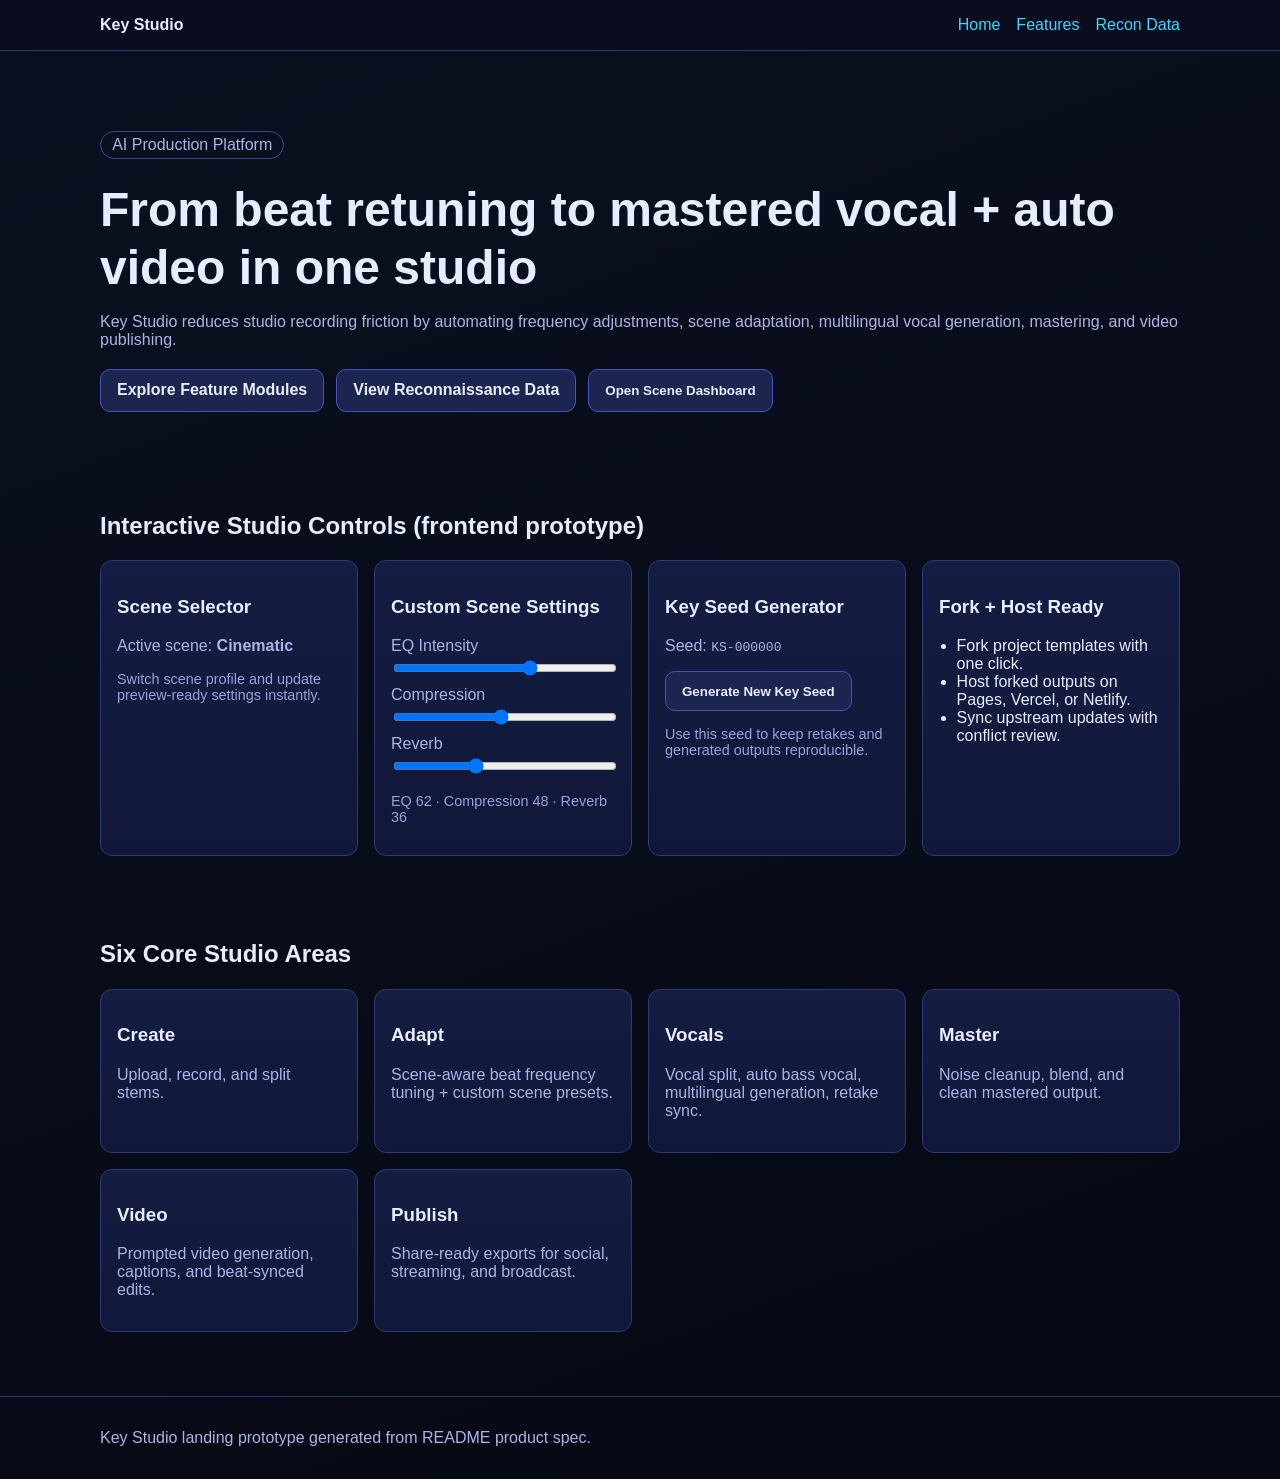
<file: web/index.html>
<!doctype html>
<html lang="en">
  <head>
    <meta charset="UTF-8" />
    <meta name="viewport" content="width=device-width, initial-scale=1.0" />
    <title>Key Studio | AI Music + Video Production</title>
    <link rel="stylesheet" href="./styles.css" />
  </head>
  <body>
    <header>
      <div class="container nav">
        <strong>Key Studio</strong>
        <nav class="nav-links">
          <a href="./index.html">Home</a>
          <a href="./features.html">Features</a>
          <a href="./recon-data.html">Recon Data</a>
        </nav>
      </div>
    </header>

    <main class="container">
      <section class="hero">
        <span class="tag">AI Production Platform</span>
        <h1>From beat retuning to mastered vocal + auto video in one studio</h1>
        <p>
          Key Studio reduces studio recording friction by automating frequency adjustments,
          scene adaptation, multilingual vocal generation, mastering, and video publishing.
        </p>
        <div class="cta-group">
          <a class="btn" href="./features.html">Explore Feature Modules</a>
          <a class="btn" href="./recon-data.html">View Reconnaissance Data</a>
          <button class="btn" id="openSceneDashboard" type="button">Open Scene Dashboard</button>
        </div>
      </section>

      <section>
        <h2>Interactive Studio Controls (frontend prototype)</h2>
        <div class="grid">
          <article class="card">
            <h3>Scene Selector</h3>
            <p>Active scene: <strong id="activeScene">Cinematic</strong></p>
            <p class="small">Switch scene profile and update preview-ready settings instantly.</p>
          </article>
          <article class="card">
            <h3>Custom Scene Settings</h3>
            <label>EQ Intensity <input id="eqIntensity" type="range" min="0" max="100" value="62" /></label>
            <label>Compression <input id="compression" type="range" min="0" max="100" value="48" /></label>
            <label>Reverb <input id="reverb" type="range" min="0" max="100" value="36" /></label>
            <p class="small" id="settingsSummary">EQ 62 · Compression 48 · Reverb 36</p>
          </article>
          <article class="card">
            <h3>Key Seed Generator</h3>
            <p>Seed: <code id="seedValue">KS-000000</code></p>
            <button class="btn" id="generateSeed" type="button">Generate New Key Seed</button>
            <p class="small">Use this seed to keep retakes and generated outputs reproducible.</p>
          </article>
          <article class="card">
            <h3>Fork + Host Ready</h3>
            <ul>
              <li>Fork project templates with one click.</li>
              <li>Host forked outputs on Pages, Vercel, or Netlify.</li>
              <li>Sync upstream updates with conflict review.</li>
            </ul>
          </article>
        </div>
      </section>

      <section>
        <h2>Six Core Studio Areas</h2>
        <div class="grid">
          <article class="card"><h3>Create</h3><p>Upload, record, and split stems.</p></article>
          <article class="card"><h3>Adapt</h3><p>Scene-aware beat frequency tuning + custom scene presets.</p></article>
          <article class="card"><h3>Vocals</h3><p>Vocal split, auto bass vocal, multilingual generation, retake sync.</p></article>
          <article class="card"><h3>Master</h3><p>Noise cleanup, blend, and clean mastered output.</p></article>
          <article class="card"><h3>Video</h3><p>Prompted video generation, captions, and beat-synced edits.</p></article>
          <article class="card"><h3>Publish</h3><p>Share-ready exports for social, streaming, and broadcast.</p></article>
        </div>
      </section>
    </main>

    <div class="modal" id="sceneModal" aria-hidden="true">
      <div class="modal-panel">
        <h3>Scene Dashboard</h3>
        <p class="small">Choose a scene profile for instant adaptation.</p>
        <div class="scene-buttons">
          <button class="btn scene-btn" data-scene="Cinematic" type="button">Cinematic</button>
          <button class="btn scene-btn" data-scene="Club" type="button">Club</button>
          <button class="btn scene-btn" data-scene="Lo-Fi" type="button">Lo-Fi</button>
          <button class="btn scene-btn" data-scene="Kids" type="button">Kids</button>
          <button class="btn scene-btn" data-scene="Custom" type="button">Custom</button>
        </div>
        <div class="cta-group">
          <button class="btn" id="closeSceneDashboard" type="button">Close</button>
        </div>
      </div>
    </div>

    <footer>
      <div class="container">Key Studio landing prototype generated from README product spec.</div>
    </footer>

    <script src="./app.js"></script>
  </body>
</html>
</file>
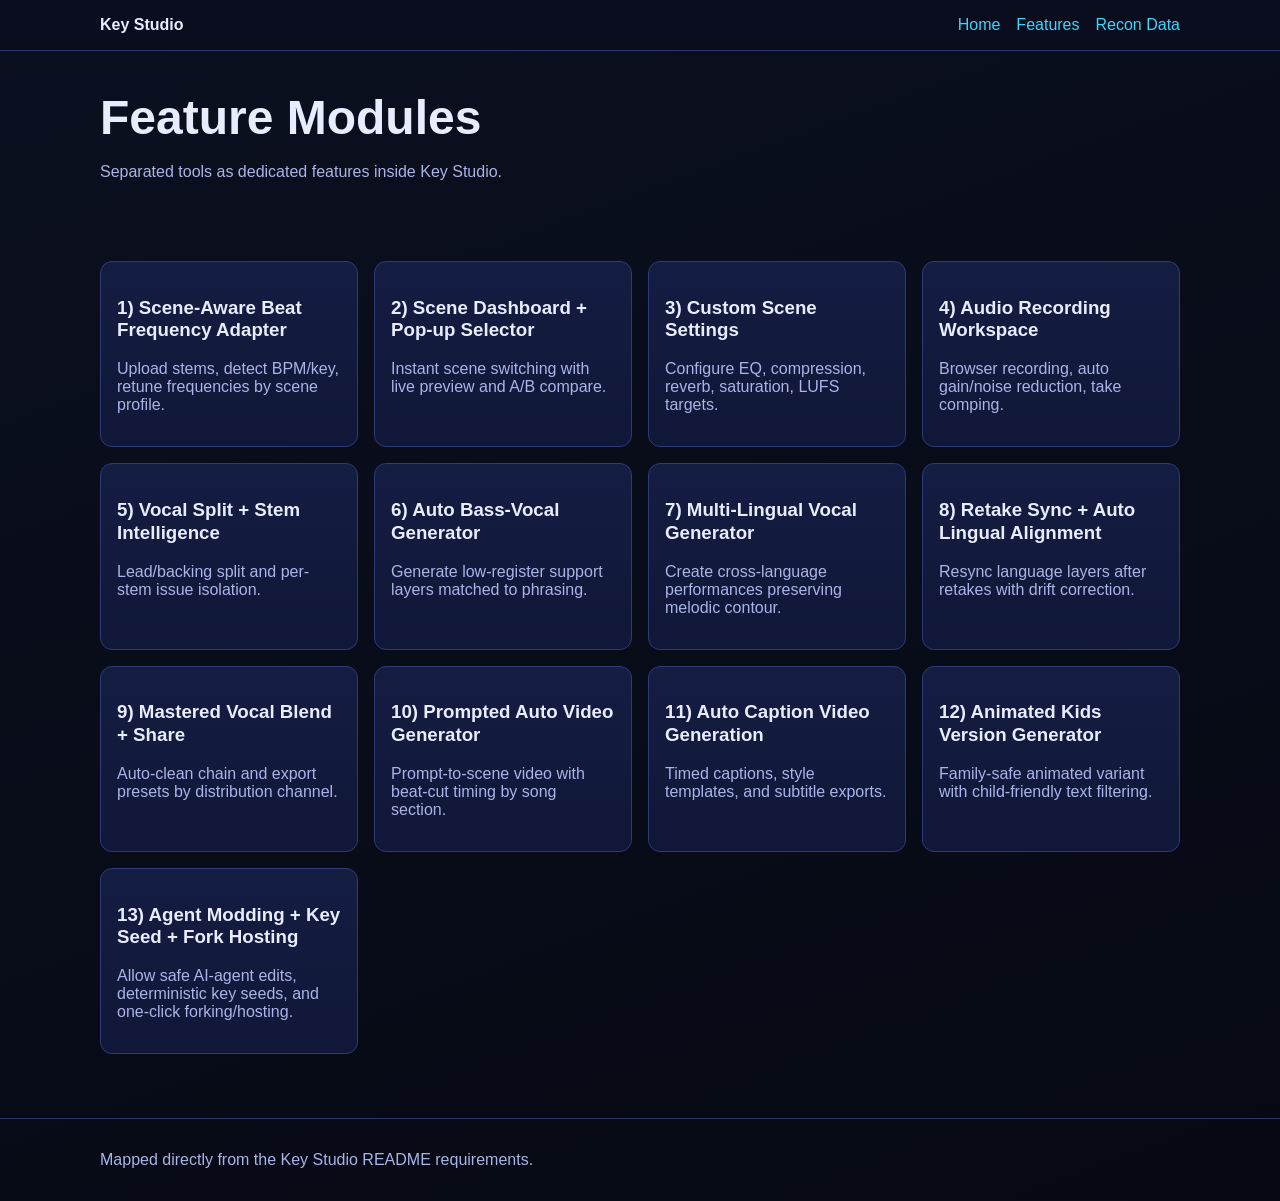
<file: web/features.html>
<!doctype html>
<html lang="en">
  <head>
    <meta charset="UTF-8" />
    <meta name="viewport" content="width=device-width, initial-scale=1.0" />
    <title>Key Studio | Features</title>
    <link rel="stylesheet" href="./styles.css" />
  </head>
  <body>
    <header>
      <div class="container nav">
        <strong>Key Studio</strong>
        <nav class="nav-links">
          <a href="./index.html">Home</a>
          <a href="./features.html">Features</a>
          <a href="./recon-data.html">Recon Data</a>
        </nav>
      </div>
    </header>

    <main class="container">
      <section>
        <h1>Feature Modules</h1>
        <p>Separated tools as dedicated features inside Key Studio.</p>
      </section>

      <section class="grid">
        <article class="card"><h3>1) Scene-Aware Beat Frequency Adapter</h3><p>Upload stems, detect BPM/key, retune frequencies by scene profile.</p></article>
        <article class="card"><h3>2) Scene Dashboard + Pop-up Selector</h3><p>Instant scene switching with live preview and A/B compare.</p></article>
        <article class="card"><h3>3) Custom Scene Settings</h3><p>Configure EQ, compression, reverb, saturation, LUFS targets.</p></article>
        <article class="card"><h3>4) Audio Recording Workspace</h3><p>Browser recording, auto gain/noise reduction, take comping.</p></article>
        <article class="card"><h3>5) Vocal Split + Stem Intelligence</h3><p>Lead/backing split and per-stem issue isolation.</p></article>
        <article class="card"><h3>6) Auto Bass-Vocal Generator</h3><p>Generate low-register support layers matched to phrasing.</p></article>
        <article class="card"><h3>7) Multi-Lingual Vocal Generator</h3><p>Create cross-language performances preserving melodic contour.</p></article>
        <article class="card"><h3>8) Retake Sync + Auto Lingual Alignment</h3><p>Resync language layers after retakes with drift correction.</p></article>
        <article class="card"><h3>9) Mastered Vocal Blend + Share</h3><p>Auto-clean chain and export presets by distribution channel.</p></article>
        <article class="card"><h3>10) Prompted Auto Video Generator</h3><p>Prompt-to-scene video with beat-cut timing by song section.</p></article>
        <article class="card"><h3>11) Auto Caption Video Generation</h3><p>Timed captions, style templates, and subtitle exports.</p></article>
        <article class="card"><h3>12) Animated Kids Version Generator</h3><p>Family-safe animated variant with child-friendly text filtering.</p></article>
        <article class="card"><h3>13) Agent Modding + Key Seed + Fork Hosting</h3><p>Allow safe AI-agent edits, deterministic key seeds, and one-click forking/hosting.</p></article>
      </section>
    </main>

    <footer>
      <div class="container">Mapped directly from the Key Studio README requirements.</div>
    </footer>
  </body>
</html>
</file>
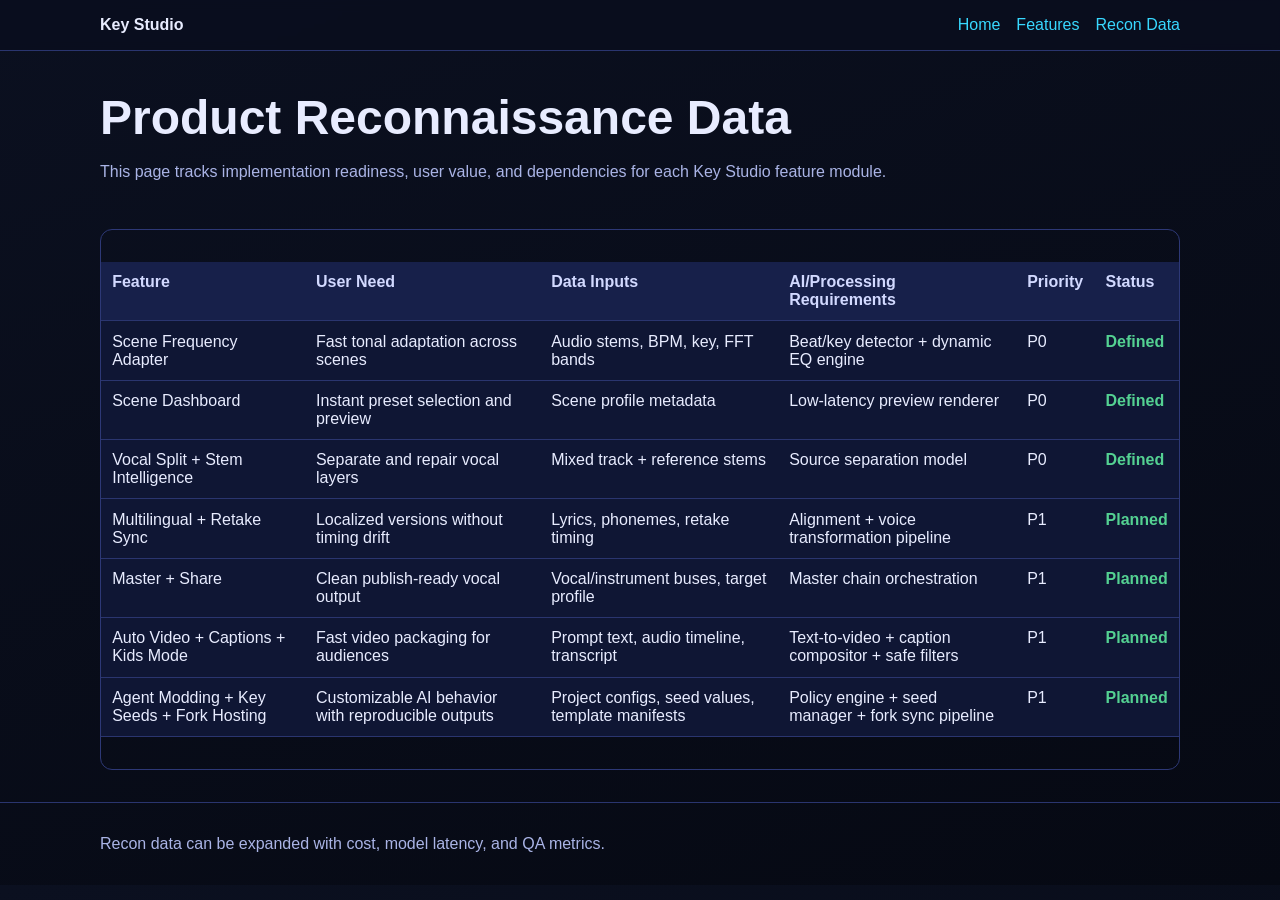
<file: web/recon-data.html>
<!doctype html>
<html lang="en">
  <head>
    <meta charset="UTF-8" />
    <meta name="viewport" content="width=device-width, initial-scale=1.0" />
    <title>Key Studio | Reconnaissance Data</title>
    <link rel="stylesheet" href="./styles.css" />
  </head>
  <body>
    <header>
      <div class="container nav">
        <strong>Key Studio</strong>
        <nav class="nav-links">
          <a href="./index.html">Home</a>
          <a href="./features.html">Features</a>
          <a href="./recon-data.html">Recon Data</a>
        </nav>
      </div>
    </header>

    <main class="container">
      <section>
        <h1>Product Reconnaissance Data</h1>
        <p>
          This page tracks implementation readiness, user value, and dependencies for each
          Key Studio feature module.
        </p>
      </section>

      <section class="table-wrap">
        <table>
          <thead>
            <tr>
              <th>Feature</th>
              <th>User Need</th>
              <th>Data Inputs</th>
              <th>AI/Processing Requirements</th>
              <th>Priority</th>
              <th>Status</th>
            </tr>
          </thead>
          <tbody>
            <tr>
              <td>Scene Frequency Adapter</td>
              <td>Fast tonal adaptation across scenes</td>
              <td>Audio stems, BPM, key, FFT bands</td>
              <td>Beat/key detector + dynamic EQ engine</td>
              <td>P0</td>
              <td class="status-ok">Defined</td>
            </tr>
            <tr>
              <td>Scene Dashboard</td>
              <td>Instant preset selection and preview</td>
              <td>Scene profile metadata</td>
              <td>Low-latency preview renderer</td>
              <td>P0</td>
              <td class="status-ok">Defined</td>
            </tr>
            <tr>
              <td>Vocal Split + Stem Intelligence</td>
              <td>Separate and repair vocal layers</td>
              <td>Mixed track + reference stems</td>
              <td>Source separation model</td>
              <td>P0</td>
              <td class="status-ok">Defined</td>
            </tr>
            <tr>
              <td>Multilingual + Retake Sync</td>
              <td>Localized versions without timing drift</td>
              <td>Lyrics, phonemes, retake timing</td>
              <td>Alignment + voice transformation pipeline</td>
              <td>P1</td>
              <td class="status-ok">Planned</td>
            </tr>
            <tr>
              <td>Master + Share</td>
              <td>Clean publish-ready vocal output</td>
              <td>Vocal/instrument buses, target profile</td>
              <td>Master chain orchestration</td>
              <td>P1</td>
              <td class="status-ok">Planned</td>
            </tr>
            <tr>
              <td>Auto Video + Captions + Kids Mode</td>
              <td>Fast video packaging for audiences</td>
              <td>Prompt text, audio timeline, transcript</td>
              <td>Text-to-video + caption compositor + safe filters</td>
              <td>P1</td>
              <td class="status-ok">Planned</td>
            </tr>
            <tr>
              <td>Agent Modding + Key Seeds + Fork Hosting</td>
              <td>Customizable AI behavior with reproducible outputs</td>
              <td>Project configs, seed values, template manifests</td>
              <td>Policy engine + seed manager + fork sync pipeline</td>
              <td>P1</td>
              <td class="status-ok">Planned</td>
            </tr>
          </tbody>
        </table>
      </section>
    </main>

    <footer>
      <div class="container">Recon data can be expanded with cost, model latency, and QA metrics.</div>
    </footer>
  </body>
</html>
</file>
<file: web/styles.css>
:root {
  --bg: #0b1020;
  --panel: #121933;
  --panel-2: #1b2550;
  --text: #e8ecff;
  --muted: #aab4e6;
  --accent: #7c8cff;
  --accent-2: #38d8ff;
  --ok: #54d192;
}

* { box-sizing: border-box; }
body {
  margin: 0;
  font-family: Inter, Segoe UI, Roboto, Arial, sans-serif;
  background: linear-gradient(160deg, var(--bg), #060913);
  color: var(--text);
}

a { color: var(--accent-2); text-decoration: none; }
a:hover { text-decoration: underline; }

.container {
  width: min(1080px, 92vw);
  margin: 0 auto;
}

header {
  border-bottom: 1px solid #2a356f;
  background: rgba(10, 14, 30, 0.84);
  backdrop-filter: blur(4px);
  position: sticky;
  top: 0;
  z-index: 20;
}

.nav {
  display: flex;
  align-items: center;
  justify-content: space-between;
  padding: 1rem 0;
}

.nav-links {
  display: flex;
  gap: 1rem;
  flex-wrap: wrap;
}

.hero {
  padding: 5rem 0 3rem;
}

.tag {
  display: inline-block;
  padding: 0.25rem 0.7rem;
  border: 1px solid #3a4693;
  border-radius: 999px;
  color: var(--muted);
  margin-bottom: 1rem;
}

h1, h2, h3 { line-height: 1.2; }
h1 { font-size: clamp(2rem, 5vw, 3rem); margin: 0.4rem 0; }
p { color: var(--muted); }

.cta-group {
  display: flex;
  flex-wrap: wrap;
  gap: 0.75rem;
  margin-top: 1.25rem;
}

.btn {
  padding: 0.72rem 1rem;
  border-radius: 10px;
  border: 1px solid #4554b8;
  background: var(--panel-2);
  color: var(--text);
  font-weight: 600;
  cursor: pointer;
}

section { padding: 2rem 0; }

.grid {
  display: grid;
  gap: 1rem;
  grid-template-columns: repeat(auto-fit, minmax(220px, 1fr));
}

.card {
  background: linear-gradient(180deg, #141d42, #101738);
  border: 1px solid #2f3a79;
  border-radius: 12px;
  padding: 1rem;
}

.small {
  font-size: 0.9rem;
  color: #95a2db;
}

label {
  display: block;
  margin: 0.4rem 0;
  color: var(--muted);
}

input[type='range'] {
  width: 100%;
  margin-top: 0.3rem;
}

ul { padding-left: 1.1rem; }

.table-wrap {
  overflow-x: auto;
  border: 1px solid #2d3876;
  border-radius: 12px;
}

table {
  width: 100%;
  border-collapse: collapse;
  background: #0f1634;
}

th, td {
  border-bottom: 1px solid #2a356f;
  padding: 0.7rem;
  text-align: left;
  vertical-align: top;
}

th { color: #d2d9ff; background: #17204a; }
.status-ok { color: var(--ok); font-weight: 700; }

.modal {
  position: fixed;
  inset: 0;
  background: rgba(0, 0, 0, 0.55);
  display: none;
  align-items: center;
  justify-content: center;
  padding: 1rem;
  z-index: 30;
}

.modal.open {
  display: flex;
}

.modal-panel {
  width: min(640px, 95vw);
  background: #10183a;
  border: 1px solid #31408a;
  border-radius: 12px;
  padding: 1rem;
}

.scene-buttons {
  display: flex;
  gap: 0.6rem;
  flex-wrap: wrap;
}

footer {
  border-top: 1px solid #2a356f;
  padding: 2rem 0;
  margin-top: 2rem;
  color: var(--muted);
}
</file>
